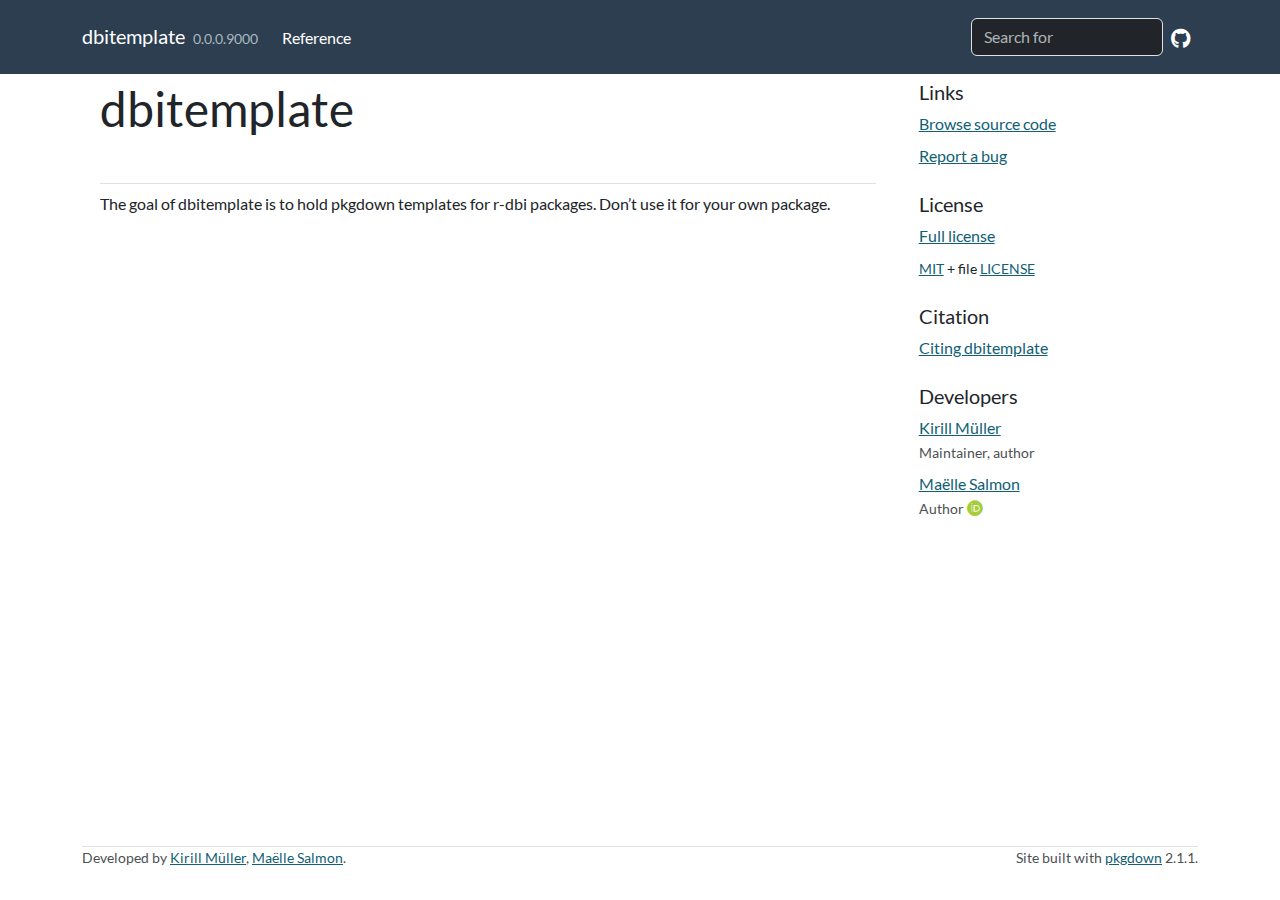
<file: index.html>
<!DOCTYPE html>
<!-- Generated by pkgdown: do not edit by hand --><html lang="en">
<head>
<meta http-equiv="Content-Type" content="text/html; charset=UTF-8">
<meta charset="utf-8">
<meta http-equiv="X-UA-Compatible" content="IE=edge">
<meta name="viewport" content="width=device-width, initial-scale=1, shrink-to-fit=no">
<title>pkgdown Templates for r-dbi Packages • dbitemplate</title>
<script src="deps/jquery-3.6.0/jquery-3.6.0.min.js"></script><meta name="viewport" content="width=device-width, initial-scale=1, shrink-to-fit=no">
<link href="deps/bootstrap-5.3.1/bootstrap.min.css" rel="stylesheet">
<script src="deps/bootstrap-5.3.1/bootstrap.bundle.min.js"></script><link href="deps/font-awesome-6.4.2/css/all.min.css" rel="stylesheet">
<link href="deps/font-awesome-6.4.2/css/v4-shims.min.css" rel="stylesheet">
<script src="deps/headroom-0.11.0/headroom.min.js"></script><script src="deps/headroom-0.11.0/jQuery.headroom.min.js"></script><script src="deps/bootstrap-toc-1.0.1/bootstrap-toc.min.js"></script><script src="deps/clipboard.js-2.0.11/clipboard.min.js"></script><script src="deps/search-1.0.0/autocomplete.jquery.min.js"></script><script src="deps/search-1.0.0/fuse.min.js"></script><script src="deps/search-1.0.0/mark.min.js"></script><!-- pkgdown --><script src="pkgdown.js"></script><meta property="og:title" content="pkgdown Templates for r-dbi Packages">
<meta name="description" content="This is a private template for use by r-dbi packages. Please don't use for your own code.">
<meta property="og:description" content="This is a private template for use by r-dbi packages. Please don't use for your own code.">
</head>
<body>
    <a href="#main" class="visually-hidden-focusable">Skip to contents</a>


    <nav class="navbar navbar-expand-lg fixed-top bg-primary" data-bs-theme="dark" aria-label="Site navigation"><div class="container">

    <a class="navbar-brand me-2" href="index.html">dbitemplate</a>

    <small class="nav-text text-muted me-auto" data-bs-toggle="tooltip" data-bs-placement="bottom" title="">0.0.0.9000</small>


    <button class="navbar-toggler" type="button" data-bs-toggle="collapse" data-bs-target="#navbar" aria-controls="navbar" aria-expanded="false" aria-label="Toggle navigation">
      <span class="navbar-toggler-icon"></span>
    </button>

    <div id="navbar" class="collapse navbar-collapse ms-3">
      <ul class="navbar-nav me-auto">
<li class="nav-item"><a class="nav-link" href="reference/index.html">Reference</a></li>
      </ul>
<ul class="navbar-nav">
<li class="nav-item"><form class="form-inline" role="search">
 <input class="form-control" type="search" name="search-input" id="search-input" autocomplete="off" aria-label="Search site" placeholder="Search for" data-search-index="search.json">
</form></li>
<li class="nav-item"><a class="external-link nav-link" href="https://github.com/r-dbi/dbitemplate/" aria-label="GitHub"><span class="fa fab fa-github fa-lg"></span></a></li>
      </ul>
</div>


  </div>
</nav><div class="container template-home">
<div class="row">
  <main id="main" class="col-md-9"><div class="section level1">
<div class="page-header"><h1 id="dbitemplate">dbitemplate<a class="anchor" aria-label="anchor" href="#dbitemplate"></a>
</h1></div>
<!-- badges: start -->
<!-- badges: end -->
<p>The goal of dbitemplate is to hold pkgdown templates for r-dbi packages. Don’t use it for your own package.</p>
</div>
  </main><aside class="col-md-3"><div class="links">
<h2 data-toc-skip>Links</h2>
<ul class="list-unstyled">
<li><a href="https://github.com/r-dbi/dbitemplate/" class="external-link">Browse source code</a></li>
<li><a href="https://github.com/r-dbi/dbitemplate/issues" class="external-link">Report a bug</a></li>
</ul>
</div>

<div class="license">
<h2 data-toc-skip>License</h2>
<ul class="list-unstyled">
<li><a href="LICENSE.html">Full license</a></li>
<li><small><a href="https://opensource.org/licenses/mit-license.php" class="external-link">MIT</a> + file <a href="LICENSE-text.html">LICENSE</a></small></li>
</ul>
</div>


<div class="citation">
<h2 data-toc-skip>Citation</h2>
<ul class="list-unstyled">
<li><a href="authors.html#citation">Citing dbitemplate</a></li>
</ul>
</div>

<div class="developers">
<h2 data-toc-skip>Developers</h2>
<ul class="list-unstyled">
<li>
<a href="https://krlmlr.info/" class="external-link">Kirill Müller</a> <br><small class="roles"> Maintainer, author </small>  </li>
<li>
<a href="https://cynkra.com/about/" class="external-link">Maëlle Salmon</a> <br><small class="roles"> Author </small> <a href="https://orcid.org/0000-0002-2815-0399" target="orcid.widget" aria-label="ORCID" class="external-link"><span class="fab fa-orcid orcid" aria-hidden="true"></span></a> </li>
</ul>
</div>



  </aside>
</div>


    <footer><div class="pkgdown-footer-left">
  <p>Developed by <a href="https://krlmlr.info/" class="external-link">Kirill Müller</a>, <a href="https://cynkra.com/about/" class="external-link">Maëlle Salmon</a>.</p>
</div>

<div class="pkgdown-footer-right">
  <p>Site built with <a href="https://pkgdown.r-lib.org/" class="external-link">pkgdown</a> 2.1.1.</p>
</div>

    </footer>
</div>





  </body>
</html>
</file>
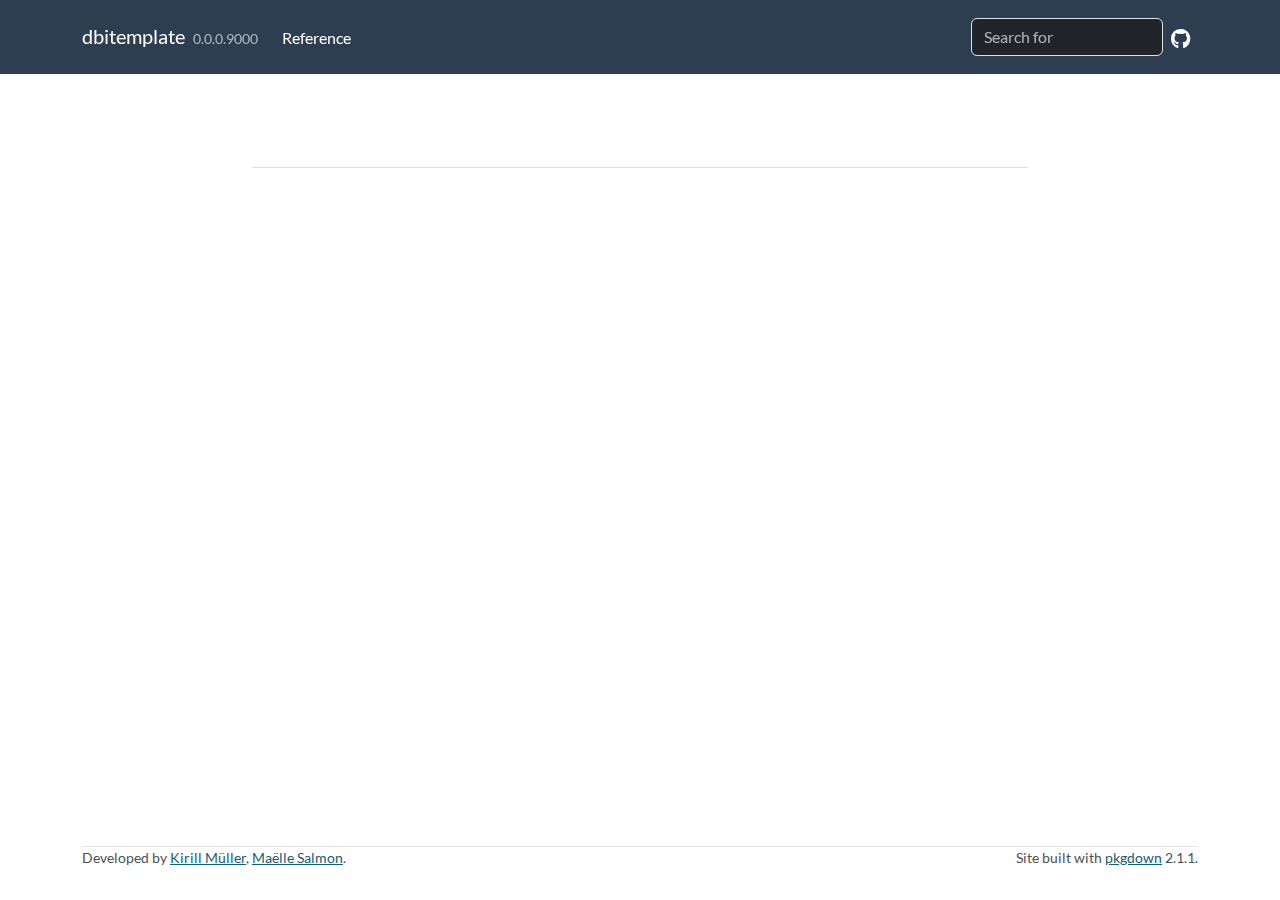
<file: reference/index.html>
<!DOCTYPE html>
<!-- Generated by pkgdown: do not edit by hand --><html lang="en"><head><meta http-equiv="Content-Type" content="text/html; charset=UTF-8"><meta charset="utf-8"><meta http-equiv="X-UA-Compatible" content="IE=edge"><meta name="viewport" content="width=device-width, initial-scale=1, shrink-to-fit=no"><title> • dbitemplate</title><script src="../deps/jquery-3.6.0/jquery-3.6.0.min.js"></script><meta name="viewport" content="width=device-width, initial-scale=1, shrink-to-fit=no"><link href="../deps/bootstrap-5.3.1/bootstrap.min.css" rel="stylesheet"><script src="../deps/bootstrap-5.3.1/bootstrap.bundle.min.js"></script><link href="../deps/font-awesome-6.4.2/css/all.min.css" rel="stylesheet"><link href="../deps/font-awesome-6.4.2/css/v4-shims.min.css" rel="stylesheet"><script src="../deps/headroom-0.11.0/headroom.min.js"></script><script src="../deps/headroom-0.11.0/jQuery.headroom.min.js"></script><script src="../deps/bootstrap-toc-1.0.1/bootstrap-toc.min.js"></script><script src="../deps/clipboard.js-2.0.11/clipboard.min.js"></script><script src="../deps/search-1.0.0/autocomplete.jquery.min.js"></script><script src="../deps/search-1.0.0/fuse.min.js"></script><script src="../deps/search-1.0.0/mark.min.js"></script><!-- pkgdown --><script src="../pkgdown.js"></script><meta property="og:title" content=""></head><body>
    <a href="#main" class="visually-hidden-focusable">Skip to contents</a>


    <nav class="navbar navbar-expand-lg fixed-top bg-primary" data-bs-theme="dark" aria-label="Site navigation"><div class="container">

    <a class="navbar-brand me-2" href="../index.html">dbitemplate</a>

    <small class="nav-text text-muted me-auto" data-bs-toggle="tooltip" data-bs-placement="bottom" title="">0.0.0.9000</small>


    <button class="navbar-toggler" type="button" data-bs-toggle="collapse" data-bs-target="#navbar" aria-controls="navbar" aria-expanded="false" aria-label="Toggle navigation">
      <span class="navbar-toggler-icon"></span>
    </button>

    <div id="navbar" class="collapse navbar-collapse ms-3">
      <ul class="navbar-nav me-auto"><li class="active nav-item"><a class="nav-link" href="../reference/index.html">Reference</a></li>
      </ul><ul class="navbar-nav"><li class="nav-item"><form class="form-inline" role="search">
 <input class="form-control" type="search" name="search-input" id="search-input" autocomplete="off" aria-label="Search site" placeholder="Search for" data-search-index="../search.json"></form></li>
<li class="nav-item"><a class="external-link nav-link" href="https://github.com/r-dbi/dbitemplate/" aria-label="GitHub"><span class="fa fab fa-github fa-lg"></span></a></li>
      </ul></div>


  </div>
</nav><div class="container template-reference-index">
<div class="row">
  <main id="main" class="col-md-9"><div class="page-header">

      <h1></h1>
    </div>


  </main></div>


    <footer><div class="pkgdown-footer-left">
  <p>Developed by <a href="https://krlmlr.info/" class="external-link">Kirill Müller</a>, <a href="https://cynkra.com/about/" class="external-link">Maëlle Salmon</a>.</p>
</div>

<div class="pkgdown-footer-right">
  <p>Site built with <a href="https://pkgdown.r-lib.org/" class="external-link">pkgdown</a> 2.1.1.</p>
</div>

    </footer></div>





  </body></html>
</file>
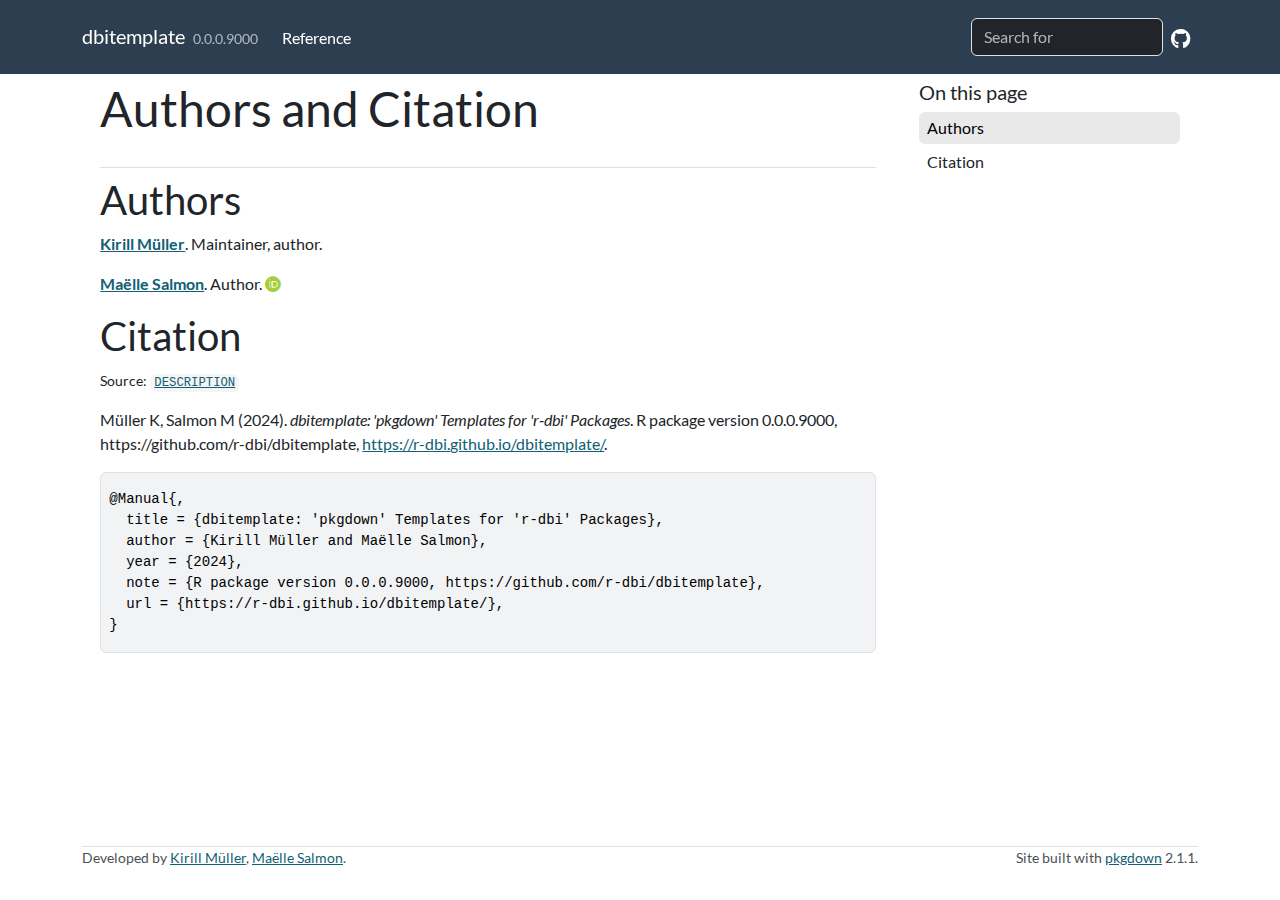
<file: authors.html>
<!DOCTYPE html>
<!-- Generated by pkgdown: do not edit by hand --><html lang="en"><head><meta http-equiv="Content-Type" content="text/html; charset=UTF-8"><meta charset="utf-8"><meta http-equiv="X-UA-Compatible" content="IE=edge"><meta name="viewport" content="width=device-width, initial-scale=1, shrink-to-fit=no"><title>Authors and Citation • dbitemplate</title><script src="deps/jquery-3.6.0/jquery-3.6.0.min.js"></script><meta name="viewport" content="width=device-width, initial-scale=1, shrink-to-fit=no"><link href="deps/bootstrap-5.3.1/bootstrap.min.css" rel="stylesheet"><script src="deps/bootstrap-5.3.1/bootstrap.bundle.min.js"></script><link href="deps/font-awesome-6.4.2/css/all.min.css" rel="stylesheet"><link href="deps/font-awesome-6.4.2/css/v4-shims.min.css" rel="stylesheet"><script src="deps/headroom-0.11.0/headroom.min.js"></script><script src="deps/headroom-0.11.0/jQuery.headroom.min.js"></script><script src="deps/bootstrap-toc-1.0.1/bootstrap-toc.min.js"></script><script src="deps/clipboard.js-2.0.11/clipboard.min.js"></script><script src="deps/search-1.0.0/autocomplete.jquery.min.js"></script><script src="deps/search-1.0.0/fuse.min.js"></script><script src="deps/search-1.0.0/mark.min.js"></script><!-- pkgdown --><script src="pkgdown.js"></script><meta property="og:title" content="Authors and Citation"></head><body>
    <a href="#main" class="visually-hidden-focusable">Skip to contents</a>


    <nav class="navbar navbar-expand-lg fixed-top bg-primary" data-bs-theme="dark" aria-label="Site navigation"><div class="container">

    <a class="navbar-brand me-2" href="index.html">dbitemplate</a>

    <small class="nav-text text-muted me-auto" data-bs-toggle="tooltip" data-bs-placement="bottom" title="">0.0.0.9000</small>


    <button class="navbar-toggler" type="button" data-bs-toggle="collapse" data-bs-target="#navbar" aria-controls="navbar" aria-expanded="false" aria-label="Toggle navigation">
      <span class="navbar-toggler-icon"></span>
    </button>

    <div id="navbar" class="collapse navbar-collapse ms-3">
      <ul class="navbar-nav me-auto"><li class="nav-item"><a class="nav-link" href="reference/index.html">Reference</a></li>
      </ul><ul class="navbar-nav"><li class="nav-item"><form class="form-inline" role="search">
 <input class="form-control" type="search" name="search-input" id="search-input" autocomplete="off" aria-label="Search site" placeholder="Search for" data-search-index="search.json"></form></li>
<li class="nav-item"><a class="external-link nav-link" href="https://github.com/r-dbi/dbitemplate/" aria-label="GitHub"><span class="fa fab fa-github fa-lg"></span></a></li>
      </ul></div>


  </div>
</nav><div class="container template-citation-authors">
<div class="row">
  <main id="main" class="col-md-9"><div class="page-header">

      <h1>Authors and Citation</h1>
    </div>

    <div class="section level2">
      <h2>Authors</h2>

      <ul class="list-unstyled"><li>
          <p><strong><a href="https://krlmlr.info/" class="external-link">Kirill Müller</a></strong>. Maintainer, author.
          </p>
        </li>
        <li>
          <p><strong><a href="https://cynkra.com/about/" class="external-link">Maëlle Salmon</a></strong>. Author. <a href="https://orcid.org/0000-0002-2815-0399" target="orcid.widget" aria-label="ORCID" class="external-link"><span class="fab fa-orcid orcid" aria-hidden="true"></span></a>
          </p>
        </li>
      </ul></div>

    <div class="section level2">
      <h2 id="citation">Citation</h2>
      <p><small class="dont-index">Source: <a href="https://github.com/r-dbi/dbitemplate/blob/main/DESCRIPTION" class="external-link"><code>DESCRIPTION</code></a></small></p>

      <p>Müller K, Salmon M (2024).
<em>dbitemplate: 'pkgdown' Templates for 'r-dbi' Packages</em>.
R package version 0.0.0.9000, https://github.com/r-dbi/dbitemplate, <a href="https://r-dbi.github.io/dbitemplate/">https://r-dbi.github.io/dbitemplate/</a>.
</p>
      <pre>@Manual{,
  title = {dbitemplate: 'pkgdown' Templates for 'r-dbi' Packages},
  author = {Kirill Müller and Maëlle Salmon},
  year = {2024},
  note = {R package version 0.0.0.9000, https://github.com/r-dbi/dbitemplate},
  url = {https://r-dbi.github.io/dbitemplate/},
}</pre>
    </div>

  </main><aside class="col-md-3"><nav id="toc" aria-label="Table of contents"><h2>On this page</h2>
    </nav></aside></div>


    <footer><div class="pkgdown-footer-left">
  <p>Developed by <a href="https://krlmlr.info/" class="external-link">Kirill Müller</a>, <a href="https://cynkra.com/about/" class="external-link">Maëlle Salmon</a>.</p>
</div>

<div class="pkgdown-footer-right">
  <p>Site built with <a href="https://pkgdown.r-lib.org/" class="external-link">pkgdown</a> 2.1.1.</p>
</div>

    </footer></div>





  </body></html>
</file>
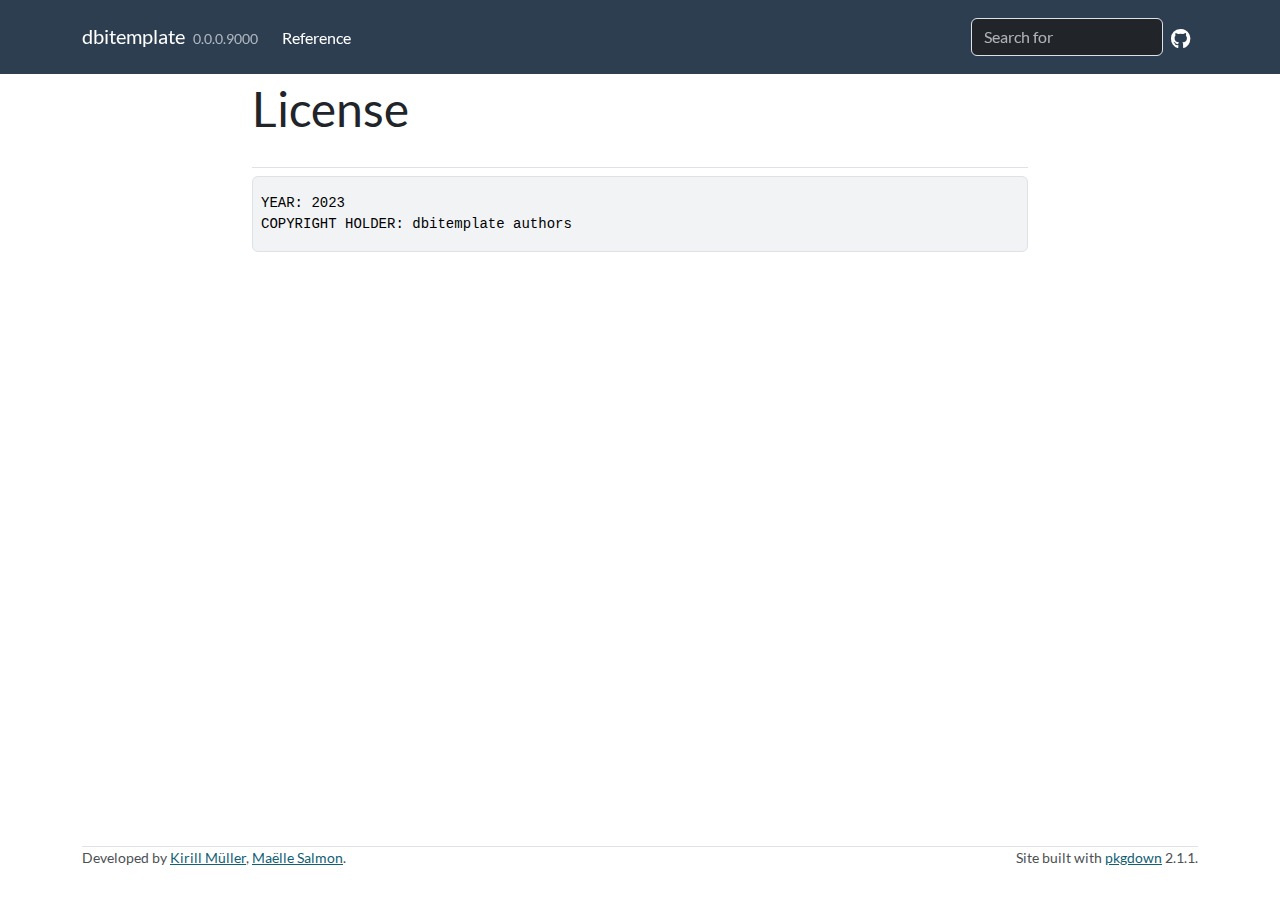
<file: LICENSE-text.html>
<!DOCTYPE html>
<!-- Generated by pkgdown: do not edit by hand --><html lang="en"><head><meta http-equiv="Content-Type" content="text/html; charset=UTF-8"><meta charset="utf-8"><meta http-equiv="X-UA-Compatible" content="IE=edge"><meta name="viewport" content="width=device-width, initial-scale=1, shrink-to-fit=no"><title>License • dbitemplate</title><script src="deps/jquery-3.6.0/jquery-3.6.0.min.js"></script><meta name="viewport" content="width=device-width, initial-scale=1, shrink-to-fit=no"><link href="deps/bootstrap-5.3.1/bootstrap.min.css" rel="stylesheet"><script src="deps/bootstrap-5.3.1/bootstrap.bundle.min.js"></script><link href="deps/font-awesome-6.4.2/css/all.min.css" rel="stylesheet"><link href="deps/font-awesome-6.4.2/css/v4-shims.min.css" rel="stylesheet"><script src="deps/headroom-0.11.0/headroom.min.js"></script><script src="deps/headroom-0.11.0/jQuery.headroom.min.js"></script><script src="deps/bootstrap-toc-1.0.1/bootstrap-toc.min.js"></script><script src="deps/clipboard.js-2.0.11/clipboard.min.js"></script><script src="deps/search-1.0.0/autocomplete.jquery.min.js"></script><script src="deps/search-1.0.0/fuse.min.js"></script><script src="deps/search-1.0.0/mark.min.js"></script><!-- pkgdown --><script src="pkgdown.js"></script><meta property="og:title" content="License"></head><body>
    <a href="#main" class="visually-hidden-focusable">Skip to contents</a>


    <nav class="navbar navbar-expand-lg fixed-top bg-primary" data-bs-theme="dark" aria-label="Site navigation"><div class="container">

    <a class="navbar-brand me-2" href="index.html">dbitemplate</a>

    <small class="nav-text text-muted me-auto" data-bs-toggle="tooltip" data-bs-placement="bottom" title="">0.0.0.9000</small>


    <button class="navbar-toggler" type="button" data-bs-toggle="collapse" data-bs-target="#navbar" aria-controls="navbar" aria-expanded="false" aria-label="Toggle navigation">
      <span class="navbar-toggler-icon"></span>
    </button>

    <div id="navbar" class="collapse navbar-collapse ms-3">
      <ul class="navbar-nav me-auto"><li class="nav-item"><a class="nav-link" href="reference/index.html">Reference</a></li>
      </ul><ul class="navbar-nav"><li class="nav-item"><form class="form-inline" role="search">
 <input class="form-control" type="search" name="search-input" id="search-input" autocomplete="off" aria-label="Search site" placeholder="Search for" data-search-index="search.json"></form></li>
<li class="nav-item"><a class="external-link nav-link" href="https://github.com/r-dbi/dbitemplate/" aria-label="GitHub"><span class="fa fab fa-github fa-lg"></span></a></li>
      </ul></div>


  </div>
</nav><div class="container template-title-body">
<div class="row">
  <main id="main" class="col-md-9"><div class="page-header">

      <h1>License</h1>

    </div>

<pre>YEAR: 2023
COPYRIGHT HOLDER: dbitemplate authors
</pre>

  </main></div>


    <footer><div class="pkgdown-footer-left">
  <p>Developed by <a href="https://krlmlr.info/" class="external-link">Kirill Müller</a>, <a href="https://cynkra.com/about/" class="external-link">Maëlle Salmon</a>.</p>
</div>

<div class="pkgdown-footer-right">
  <p>Site built with <a href="https://pkgdown.r-lib.org/" class="external-link">pkgdown</a> 2.1.1.</p>
</div>

    </footer></div>





  </body></html>
</file>
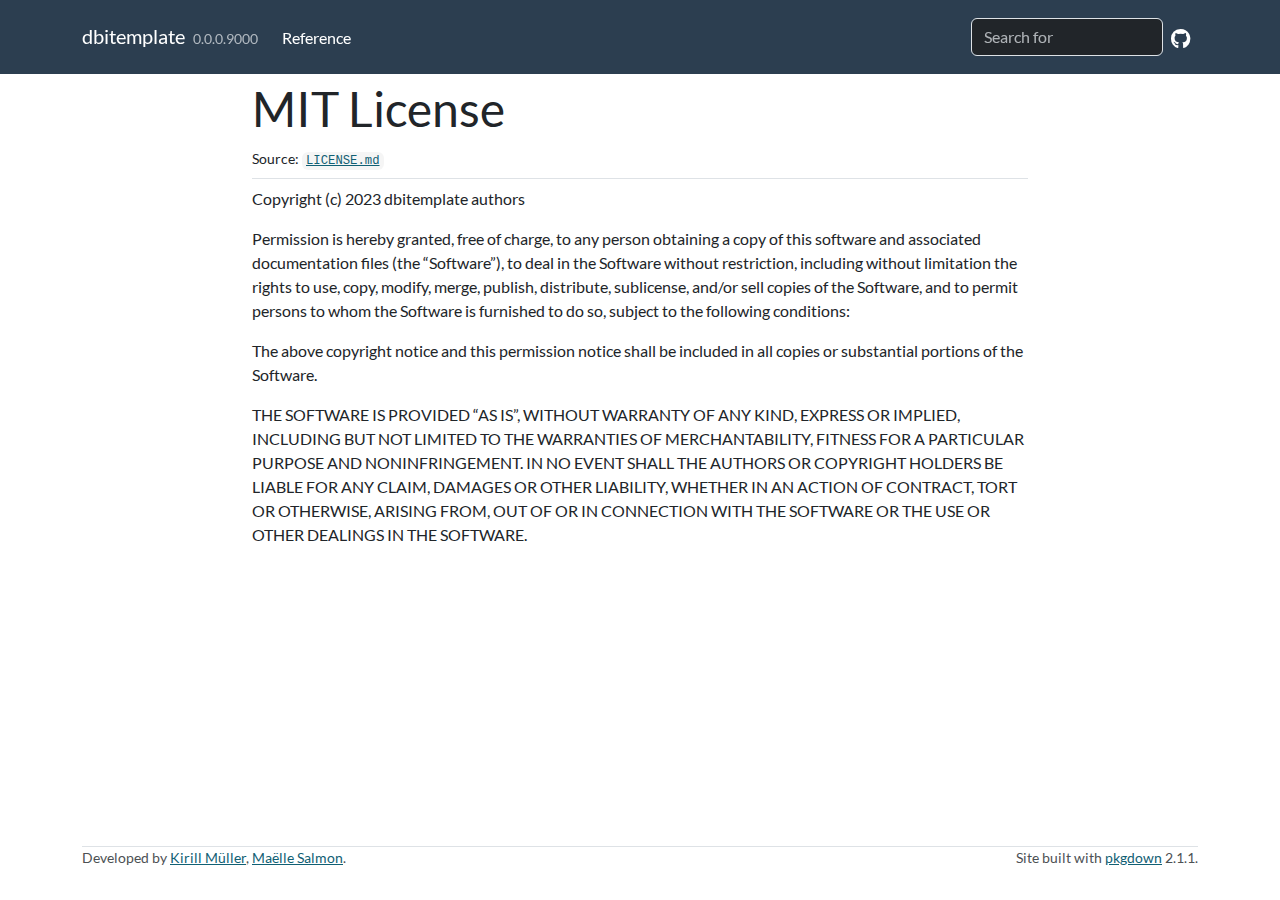
<file: LICENSE.html>
<!DOCTYPE html>
<!-- Generated by pkgdown: do not edit by hand --><html lang="en"><head><meta http-equiv="Content-Type" content="text/html; charset=UTF-8"><meta charset="utf-8"><meta http-equiv="X-UA-Compatible" content="IE=edge"><meta name="viewport" content="width=device-width, initial-scale=1, shrink-to-fit=no"><title>MIT License • dbitemplate</title><script src="deps/jquery-3.6.0/jquery-3.6.0.min.js"></script><meta name="viewport" content="width=device-width, initial-scale=1, shrink-to-fit=no"><link href="deps/bootstrap-5.3.1/bootstrap.min.css" rel="stylesheet"><script src="deps/bootstrap-5.3.1/bootstrap.bundle.min.js"></script><link href="deps/font-awesome-6.4.2/css/all.min.css" rel="stylesheet"><link href="deps/font-awesome-6.4.2/css/v4-shims.min.css" rel="stylesheet"><script src="deps/headroom-0.11.0/headroom.min.js"></script><script src="deps/headroom-0.11.0/jQuery.headroom.min.js"></script><script src="deps/bootstrap-toc-1.0.1/bootstrap-toc.min.js"></script><script src="deps/clipboard.js-2.0.11/clipboard.min.js"></script><script src="deps/search-1.0.0/autocomplete.jquery.min.js"></script><script src="deps/search-1.0.0/fuse.min.js"></script><script src="deps/search-1.0.0/mark.min.js"></script><!-- pkgdown --><script src="pkgdown.js"></script><meta property="og:title" content="MIT License"></head><body>
    <a href="#main" class="visually-hidden-focusable">Skip to contents</a>


    <nav class="navbar navbar-expand-lg fixed-top bg-primary" data-bs-theme="dark" aria-label="Site navigation"><div class="container">

    <a class="navbar-brand me-2" href="index.html">dbitemplate</a>

    <small class="nav-text text-muted me-auto" data-bs-toggle="tooltip" data-bs-placement="bottom" title="">0.0.0.9000</small>


    <button class="navbar-toggler" type="button" data-bs-toggle="collapse" data-bs-target="#navbar" aria-controls="navbar" aria-expanded="false" aria-label="Toggle navigation">
      <span class="navbar-toggler-icon"></span>
    </button>

    <div id="navbar" class="collapse navbar-collapse ms-3">
      <ul class="navbar-nav me-auto"><li class="nav-item"><a class="nav-link" href="reference/index.html">Reference</a></li>
      </ul><ul class="navbar-nav"><li class="nav-item"><form class="form-inline" role="search">
 <input class="form-control" type="search" name="search-input" id="search-input" autocomplete="off" aria-label="Search site" placeholder="Search for" data-search-index="search.json"></form></li>
<li class="nav-item"><a class="external-link nav-link" href="https://github.com/r-dbi/dbitemplate/" aria-label="GitHub"><span class="fa fab fa-github fa-lg"></span></a></li>
      </ul></div>


  </div>
</nav><div class="container template-title-body">
<div class="row">
  <main id="main" class="col-md-9"><div class="page-header">

      <h1>MIT License</h1>
      <small class="dont-index">Source: <a href="https://github.com/r-dbi/dbitemplate/blob/main/LICENSE.md" class="external-link"><code>LICENSE.md</code></a></small>
    </div>

<div id="mit-license" class="section level1">

<p>Copyright (c) 2023 dbitemplate authors</p>
<p>Permission is hereby granted, free of charge, to any person obtaining a copy of this software and associated documentation files (the “Software”), to deal in the Software without restriction, including without limitation the rights to use, copy, modify, merge, publish, distribute, sublicense, and/or sell copies of the Software, and to permit persons to whom the Software is furnished to do so, subject to the following conditions:</p>
<p>The above copyright notice and this permission notice shall be included in all copies or substantial portions of the Software.</p>
<p>THE SOFTWARE IS PROVIDED “AS IS”, WITHOUT WARRANTY OF ANY KIND, EXPRESS OR IMPLIED, INCLUDING BUT NOT LIMITED TO THE WARRANTIES OF MERCHANTABILITY, FITNESS FOR A PARTICULAR PURPOSE AND NONINFRINGEMENT. IN NO EVENT SHALL THE AUTHORS OR COPYRIGHT HOLDERS BE LIABLE FOR ANY CLAIM, DAMAGES OR OTHER LIABILITY, WHETHER IN AN ACTION OF CONTRACT, TORT OR OTHERWISE, ARISING FROM, OUT OF OR IN CONNECTION WITH THE SOFTWARE OR THE USE OR OTHER DEALINGS IN THE SOFTWARE.</p>
</div>

  </main></div>


    <footer><div class="pkgdown-footer-left">
  <p>Developed by <a href="https://krlmlr.info/" class="external-link">Kirill Müller</a>, <a href="https://cynkra.com/about/" class="external-link">Maëlle Salmon</a>.</p>
</div>

<div class="pkgdown-footer-right">
  <p>Site built with <a href="https://pkgdown.r-lib.org/" class="external-link">pkgdown</a> 2.1.1.</p>
</div>

    </footer></div>





  </body></html>
</file>
<file: deps/font-awesome-6.4.2/css/v4-shims.min.css>
/*!
 * Font Awesome Free 6.4.2 by @fontawesome - https://fontawesome.com
 * License - https://fontawesome.com/license/free (Icons: CC BY 4.0, Fonts: SIL OFL 1.1, Code: MIT License)
 * Copyright 2023 Fonticons, Inc.
 */
.fa.fa-glass:before{content:"\f000"}.fa.fa-envelope-o{font-family:"Font Awesome 6 Free";font-weight:400}.fa.fa-envelope-o:before{content:"\f0e0"}.fa.fa-star-o{font-family:"Font Awesome 6 Free";font-weight:400}.fa.fa-star-o:before{content:"\f005"}.fa.fa-close:before,.fa.fa-remove:before{content:"\f00d"}.fa.fa-gear:before{content:"\f013"}.fa.fa-trash-o{font-family:"Font Awesome 6 Free";font-weight:400}.fa.fa-trash-o:before{content:"\f2ed"}.fa.fa-home:before{content:"\f015"}.fa.fa-file-o{font-family:"Font Awesome 6 Free";font-weight:400}.fa.fa-file-o:before{content:"\f15b"}.fa.fa-clock-o{font-family:"Font Awesome 6 Free";font-weight:400}.fa.fa-clock-o:before{content:"\f017"}.fa.fa-arrow-circle-o-down{font-family:"Font Awesome 6 Free";font-weight:400}.fa.fa-arrow-circle-o-down:before{content:"\f358"}.fa.fa-arrow-circle-o-up{font-family:"Font Awesome 6 Free";font-weight:400}.fa.fa-arrow-circle-o-up:before{content:"\f35b"}.fa.fa-play-circle-o{font-family:"Font Awesome 6 Free";font-weight:400}.fa.fa-play-circle-o:before{content:"\f144"}.fa.fa-repeat:before,.fa.fa-rotate-right:before{content:"\f01e"}.fa.fa-refresh:before{content:"\f021"}.fa.fa-list-alt{font-family:"Font Awesome 6 Free";font-weight:400}.fa.fa-list-alt:before{content:"\f022"}.fa.fa-dedent:before{content:"\f03b"}.fa.fa-video-camera:before{content:"\f03d"}.fa.fa-picture-o{font-family:"Font Awesome 6 Free";font-weight:400}.fa.fa-picture-o:before{content:"\f03e"}.fa.fa-photo{font-family:"Font Awesome 6 Free";font-weight:400}.fa.fa-photo:before{content:"\f03e"}.fa.fa-image{font-family:"Font Awesome 6 Free";font-weight:400}.fa.fa-image:before{content:"\f03e"}.fa.fa-map-marker:before{content:"\f3c5"}.fa.fa-pencil-square-o{font-family:"Font Awesome 6 Free";font-weight:400}.fa.fa-pencil-square-o:before{content:"\f044"}.fa.fa-edit{font-family:"Font Awesome 6 Free";font-weight:400}.fa.fa-edit:before{content:"\f044"}.fa.fa-share-square-o:before{content:"\f14d"}.fa.fa-check-square-o{font-family:"Font Awesome 6 Free";font-weight:400}.fa.fa-check-square-o:before{content:"\f14a"}.fa.fa-arrows:before{content:"\f0b2"}.fa.fa-times-circle-o{font-family:"Font Awesome 6 Free";font-weight:400}.fa.fa-times-circle-o:before{content:"\f057"}.fa.fa-check-circle-o{font-family:"Font Awesome 6 Free";font-weight:400}.fa.fa-check-circle-o:before{content:"\f058"}.fa.fa-mail-forward:before{content:"\f064"}.fa.fa-expand:before{content:"\f424"}.fa.fa-compress:before{content:"\f422"}.fa.fa-eye,.fa.fa-eye-slash{font-family:"Font Awesome 6 Free";font-weight:400}.fa.fa-warning:before{content:"\f071"}.fa.fa-calendar:before{content:"\f073"}.fa.fa-arrows-v:before{content:"\f338"}.fa.fa-arrows-h:before{content:"\f337"}.fa.fa-bar-chart-o:before,.fa.fa-bar-chart:before{content:"\e0e3"}.fa.fa-twitter-square{font-family:"Font Awesome 6 Brands";font-weight:400}.fa.fa-twitter-square:before{content:"\f081"}.fa.fa-facebook-square{font-family:"Font Awesome 6 Brands";font-weight:400}.fa.fa-facebook-square:before{content:"\f082"}.fa.fa-gears:before{content:"\f085"}.fa.fa-thumbs-o-up{font-family:"Font Awesome 6 Free";font-weight:400}.fa.fa-thumbs-o-up:before{content:"\f164"}.fa.fa-thumbs-o-down{font-family:"Font Awesome 6 Free";font-weight:400}.fa.fa-thumbs-o-down:before{content:"\f165"}.fa.fa-heart-o{font-family:"Font Awesome 6 Free";font-weight:400}.fa.fa-heart-o:before{content:"\f004"}.fa.fa-sign-out:before{content:"\f2f5"}.fa.fa-linkedin-square{font-family:"Font Awesome 6 Brands";font-weight:400}.fa.fa-linkedin-square:before{content:"\f08c"}.fa.fa-thumb-tack:before{content:"\f08d"}.fa.fa-external-link:before{content:"\f35d"}.fa.fa-sign-in:before{content:"\f2f6"}.fa.fa-github-square{font-family:"Font Awesome 6 Brands";font-weight:400}.fa.fa-github-square:before{content:"\f092"}.fa.fa-lemon-o{font-family:"Font Awesome 6 Free";font-weight:400}.fa.fa-lemon-o:before{content:"\f094"}.fa.fa-square-o{font-family:"Font Awesome 6 Free";font-weight:400}.fa.fa-square-o:before{content:"\f0c8"}.fa.fa-bookmark-o{font-family:"Font Awesome 6 Free";font-weight:400}.fa.fa-bookmark-o:before{content:"\f02e"}.fa.fa-facebook,.fa.fa-twitter{font-family:"Font Awesome 6 Brands";font-weight:400}.fa.fa-facebook:before{content:"\f39e"}.fa.fa-facebook-f{font-family:"Font Awesome 6 Brands";font-weight:400}.fa.fa-facebook-f:before{content:"\f39e"}.fa.fa-github{font-family:"Font Awesome 6 Brands";font-weight:400}.fa.fa-credit-card{font-family:"Font Awesome 6 Free";font-weight:400}.fa.fa-feed:before{content:"\f09e"}.fa.fa-hdd-o{font-family:"Font Awesome 6 Free";font-weight:400}.fa.fa-hdd-o:before{content:"\f0a0"}.fa.fa-hand-o-right{font-family:"Font Awesome 6 Free";font-weight:400}.fa.fa-hand-o-right:before{content:"\f0a4"}.fa.fa-hand-o-left{font-family:"Font Awesome 6 Free";font-weight:400}.fa.fa-hand-o-left:before{content:"\f0a5"}.fa.fa-hand-o-up{font-family:"Font Awesome 6 Free";font-weight:400}.fa.fa-hand-o-up:before{content:"\f0a6"}.fa.fa-hand-o-down{font-family:"Font Awesome 6 Free";font-weight:400}.fa.fa-hand-o-down:before{content:"\f0a7"}.fa.fa-globe:before{content:"\f57d"}.fa.fa-tasks:before{content:"\f828"}.fa.fa-arrows-alt:before{content:"\f31e"}.fa.fa-group:before{content:"\f0c0"}.fa.fa-chain:before{content:"\f0c1"}.fa.fa-cut:before{content:"\f0c4"}.fa.fa-files-o{font-family:"Font Awesome 6 Free";font-weight:400}.fa.fa-files-o:before{content:"\f0c5"}.fa.fa-floppy-o{font-family:"Font Awesome 6 Free";font-weight:400}.fa.fa-floppy-o:before{content:"\f0c7"}.fa.fa-save{font-family:"Font Awesome 6 Free";font-weight:400}.fa.fa-save:before{content:"\f0c7"}.fa.fa-navicon:before,.fa.fa-reorder:before{content:"\f0c9"}.fa.fa-magic:before{content:"\e2ca"}.fa.fa-pinterest,.fa.fa-pinterest-square{font-family:"Font Awesome 6 Brands";font-weight:400}.fa.fa-pinterest-square:before{content:"\f0d3"}.fa.fa-google-plus-square{font-family:"Font Awesome 6 Brands";font-weight:400}.fa.fa-google-plus-square:before{content:"\f0d4"}.fa.fa-google-plus{font-family:"Font Awesome 6 Brands";font-weight:400}.fa.fa-google-plus:before{content:"\f0d5"}.fa.fa-money:before{content:"\f3d1"}.fa.fa-unsorted:before{content:"\f0dc"}.fa.fa-sort-desc:before{content:"\f0dd"}.fa.fa-sort-asc:before{content:"\f0de"}.fa.fa-linkedin{font-family:"Font Awesome 6 Brands";font-weight:400}.fa.fa-linkedin:before{content:"\f0e1"}.fa.fa-rotate-left:before{content:"\f0e2"}.fa.fa-legal:before{content:"\f0e3"}.fa.fa-dashboard:before,.fa.fa-tachometer:before{content:"\f625"}.fa.fa-comment-o{font-family:"Font Awesome 6 Free";font-weight:400}.fa.fa-comment-o:before{content:"\f075"}.fa.fa-comments-o{font-family:"Font Awesome 6 Free";font-weight:400}.fa.fa-comments-o:before{content:"\f086"}.fa.fa-flash:before{content:"\f0e7"}.fa.fa-clipboard:before{content:"\f0ea"}.fa.fa-lightbulb-o{font-family:"Font Awesome 6 Free";font-weight:400}.fa.fa-lightbulb-o:before{content:"\f0eb"}.fa.fa-exchange:before{content:"\f362"}.fa.fa-cloud-download:before{content:"\f0ed"}.fa.fa-cloud-upload:before{content:"\f0ee"}.fa.fa-bell-o{font-family:"Font Awesome 6 Free";font-weight:400}.fa.fa-bell-o:before{content:"\f0f3"}.fa.fa-cutlery:before{content:"\f2e7"}.fa.fa-file-text-o{font-family:"Font Awesome 6 Free";font-weight:400}.fa.fa-file-text-o:before{content:"\f15c"}.fa.fa-building-o{font-family:"Font Awesome 6 Free";font-weight:400}.fa.fa-building-o:before{content:"\f1ad"}.fa.fa-hospital-o{font-family:"Font Awesome 6 Free";font-weight:400}.fa.fa-hospital-o:before{content:"\f0f8"}.fa.fa-tablet:before{content:"\f3fa"}.fa.fa-mobile-phone:before,.fa.fa-mobile:before{content:"\f3cd"}.fa.fa-circle-o{font-family:"Font Awesome 6 Free";font-weight:400}.fa.fa-circle-o:before{content:"\f111"}.fa.fa-mail-reply:before{content:"\f3e5"}.fa.fa-github-alt{font-family:"Font Awesome 6 Brands";font-weight:400}.fa.fa-folder-o{font-family:"Font Awesome 6 Free";font-weight:400}.fa.fa-folder-o:before{content:"\f07b"}.fa.fa-folder-open-o{font-family:"Font Awesome 6 Free";font-weight:400}.fa.fa-folder-open-o:before{content:"\f07c"}.fa.fa-smile-o{font-family:"Font Awesome 6 Free";font-weight:400}.fa.fa-smile-o:before{content:"\f118"}.fa.fa-frown-o{font-family:"Font Awesome 6 Free";font-weight:400}.fa.fa-frown-o:before{content:"\f119"}.fa.fa-meh-o{font-family:"Font Awesome 6 Free";font-weight:400}.fa.fa-meh-o:before{content:"\f11a"}.fa.fa-keyboard-o{font-family:"Font Awesome 6 Free";font-weight:400}.fa.fa-keyboard-o:before{content:"\f11c"}.fa.fa-flag-o{font-family:"Font Awesome 6 Free";font-weight:400}.fa.fa-flag-o:before{content:"\f024"}.fa.fa-mail-reply-all:before{content:"\f122"}.fa.fa-star-half-o{font-family:"Font Awesome 6 Free";font-weight:400}.fa.fa-star-half-o:before{content:"\f5c0"}.fa.fa-star-half-empty{font-family:"Font Awesome 6 Free";font-weight:400}.fa.fa-star-half-empty:before{content:"\f5c0"}.fa.fa-star-half-full{font-family:"Font Awesome 6 Free";font-weight:400}.fa.fa-star-half-full:before{content:"\f5c0"}.fa.fa-code-fork:before{content:"\f126"}.fa.fa-chain-broken:before,.fa.fa-unlink:before{content:"\f127"}.fa.fa-calendar-o{font-family:"Font Awesome 6 Free";font-weight:400}.fa.fa-calendar-o:before{content:"\f133"}.fa.fa-css3,.fa.fa-html5,.fa.fa-maxcdn{font-family:"Font Awesome 6 Brands";font-weight:400}.fa.fa-unlock-alt:before{content:"\f09c"}.fa.fa-minus-square-o{font-family:"Font Awesome 6 Free";font-weight:400}.fa.fa-minus-square-o:before{content:"\f146"}.fa.fa-level-up:before{content:"\f3bf"}.fa.fa-level-down:before{content:"\f3be"}.fa.fa-pencil-square:before{content:"\f14b"}.fa.fa-external-link-square:before{content:"\f360"}.fa.fa-compass{font-family:"Font Awesome 6 Free";font-weight:400}.fa.fa-caret-square-o-down{font-family:"Font Awesome 6 Free";font-weight:400}.fa.fa-caret-square-o-down:before{content:"\f150"}.fa.fa-toggle-down{font-family:"Font Awesome 6 Free";font-weight:400}.fa.fa-toggle-down:before{content:"\f150"}.fa.fa-caret-square-o-up{font-family:"Font Awesome 6 Free";font-weight:400}.fa.fa-caret-square-o-up:before{content:"\f151"}.fa.fa-toggle-up{font-family:"Font Awesome 6 Free";font-weight:400}.fa.fa-toggle-up:before{content:"\f151"}.fa.fa-caret-square-o-right{font-family:"Font Awesome 6 Free";font-weight:400}.fa.fa-caret-square-o-right:before{content:"\f152"}.fa.fa-toggle-right{font-family:"Font Awesome 6 Free";font-weight:400}.fa.fa-toggle-right:before{content:"\f152"}.fa.fa-eur:before,.fa.fa-euro:before{content:"\f153"}.fa.fa-gbp:before{content:"\f154"}.fa.fa-dollar:before,.fa.fa-usd:before{content:"\24"}.fa.fa-inr:before,.fa.fa-rupee:before{content:"\e1bc"}.fa.fa-cny:before,.fa.fa-jpy:before,.fa.fa-rmb:before,.fa.fa-yen:before{content:"\f157"}.fa.fa-rouble:before,.fa.fa-rub:before,.fa.fa-ruble:before{content:"\f158"}.fa.fa-krw:before,.fa.fa-won:before{content:"\f159"}.fa.fa-bitcoin,.fa.fa-btc{font-family:"Font Awesome 6 Brands";font-weight:400}.fa.fa-bitcoin:before{content:"\f15a"}.fa.fa-file-text:before{content:"\f15c"}.fa.fa-sort-alpha-asc:before{content:"\f15d"}.fa.fa-sort-alpha-desc:before{content:"\f881"}.fa.fa-sort-amount-asc:before{content:"\f884"}.fa.fa-sort-amount-desc:before{content:"\f160"}.fa.fa-sort-numeric-asc:before{content:"\f162"}.fa.fa-sort-numeric-desc:before{content:"\f886"}.fa.fa-youtube-square{font-family:"Font Awesome 6 Brands";font-weight:400}.fa.fa-youtube-square:before{content:"\f431"}.fa.fa-xing,.fa.fa-xing-square,.fa.fa-youtube{font-family:"Font Awesome 6 Brands";font-weight:400}.fa.fa-xing-square:before{content:"\f169"}.fa.fa-youtube-play{font-family:"Font Awesome 6 Brands";font-weight:400}.fa.fa-youtube-play:before{content:"\f167"}.fa.fa-adn,.fa.fa-bitbucket,.fa.fa-bitbucket-square,.fa.fa-dropbox,.fa.fa-flickr,.fa.fa-instagram,.fa.fa-stack-overflow{font-family:"Font Awesome 6 Brands";font-weight:400}.fa.fa-bitbucket-square:before{content:"\f171"}.fa.fa-tumblr,.fa.fa-tumblr-square{font-family:"Font Awesome 6 Brands";font-weight:400}.fa.fa-tumblr-square:before{content:"\f174"}.fa.fa-long-arrow-down:before{content:"\f309"}.fa.fa-long-arrow-up:before{content:"\f30c"}.fa.fa-long-arrow-left:before{content:"\f30a"}.fa.fa-long-arrow-right:before{content:"\f30b"}.fa.fa-android,.fa.fa-apple,.fa.fa-dribbble,.fa.fa-foursquare,.fa.fa-gittip,.fa.fa-gratipay,.fa.fa-linux,.fa.fa-skype,.fa.fa-trello,.fa.fa-windows{font-family:"Font Awesome 6 Brands";font-weight:400}.fa.fa-gittip:before{content:"\f184"}.fa.fa-sun-o{font-family:"Font Awesome 6 Free";font-weight:400}.fa.fa-sun-o:before{content:"\f185"}.fa.fa-moon-o{font-family:"Font Awesome 6 Free";font-weight:400}.fa.fa-moon-o:before{content:"\f186"}.fa.fa-pagelines,.fa.fa-renren,.fa.fa-stack-exchange,.fa.fa-vk,.fa.fa-weibo{font-family:"Font Awesome 6 Brands";font-weight:400}.fa.fa-arrow-circle-o-right{font-family:"Font Awesome 6 Free";font-weight:400}.fa.fa-arrow-circle-o-right:before{content:"\f35a"}.fa.fa-arrow-circle-o-left{font-family:"Font Awesome 6 Free";font-weight:400}.fa.fa-arrow-circle-o-left:before{content:"\f359"}.fa.fa-caret-square-o-left{font-family:"Font Awesome 6 Free";font-weight:400}.fa.fa-caret-square-o-left:before{content:"\f191"}.fa.fa-toggle-left{font-family:"Font Awesome 6 Free";font-weight:400}.fa.fa-toggle-left:before{content:"\f191"}.fa.fa-dot-circle-o{font-family:"Font Awesome 6 Free";font-weight:400}.fa.fa-dot-circle-o:before{content:"\f192"}.fa.fa-vimeo-square{font-family:"Font Awesome 6 Brands";font-weight:400}.fa.fa-vimeo-square:before{content:"\f194"}.fa.fa-try:before,.fa.fa-turkish-lira:before{content:"\e2bb"}.fa.fa-plus-square-o{font-family:"Font Awesome 6 Free";font-weight:400}.fa.fa-plus-square-o:before{content:"\f0fe"}.fa.fa-openid,.fa.fa-slack,.fa.fa-wordpress{font-family:"Font Awesome 6 Brands";font-weight:400}.fa.fa-bank:before,.fa.fa-institution:before{content:"\f19c"}.fa.fa-mortar-board:before{content:"\f19d"}.fa.fa-google,.fa.fa-reddit,.fa.fa-reddit-square,.fa.fa-yahoo{font-family:"Font Awesome 6 Brands";font-weight:400}.fa.fa-reddit-square:before{content:"\f1a2"}.fa.fa-behance,.fa.fa-behance-square,.fa.fa-delicious,.fa.fa-digg,.fa.fa-drupal,.fa.fa-joomla,.fa.fa-pied-piper-alt,.fa.fa-pied-piper-pp,.fa.fa-stumbleupon,.fa.fa-stumbleupon-circle{font-family:"Font Awesome 6 Brands";font-weight:400}.fa.fa-behance-square:before{content:"\f1b5"}.fa.fa-steam,.fa.fa-steam-square{font-family:"Font Awesome 6 Brands";font-weight:400}.fa.fa-steam-square:before{content:"\f1b7"}.fa.fa-automobile:before{content:"\f1b9"}.fa.fa-cab:before{content:"\f1ba"}.fa.fa-deviantart,.fa.fa-soundcloud,.fa.fa-spotify{font-family:"Font Awesome 6 Brands";font-weight:400}.fa.fa-file-pdf-o{font-family:"Font Awesome 6 Free";font-weight:400}.fa.fa-file-pdf-o:before{content:"\f1c1"}.fa.fa-file-word-o{font-family:"Font Awesome 6 Free";font-weight:400}.fa.fa-file-word-o:before{content:"\f1c2"}.fa.fa-file-excel-o{font-family:"Font Awesome 6 Free";font-weight:400}.fa.fa-file-excel-o:before{content:"\f1c3"}.fa.fa-file-powerpoint-o{font-family:"Font Awesome 6 Free";font-weight:400}.fa.fa-file-powerpoint-o:before{content:"\f1c4"}.fa.fa-file-image-o{font-family:"Font Awesome 6 Free";font-weight:400}.fa.fa-file-image-o:before{content:"\f1c5"}.fa.fa-file-photo-o{font-family:"Font Awesome 6 Free";font-weight:400}.fa.fa-file-photo-o:before{content:"\f1c5"}.fa.fa-file-picture-o{font-family:"Font Awesome 6 Free";font-weight:400}.fa.fa-file-picture-o:before{content:"\f1c5"}.fa.fa-file-archive-o{font-family:"Font Awesome 6 Free";font-weight:400}.fa.fa-file-archive-o:before{content:"\f1c6"}.fa.fa-file-zip-o{font-family:"Font Awesome 6 Free";font-weight:400}.fa.fa-file-zip-o:before{content:"\f1c6"}.fa.fa-file-audio-o{font-family:"Font Awesome 6 Free";font-weight:400}.fa.fa-file-audio-o:before{content:"\f1c7"}.fa.fa-file-sound-o{font-family:"Font Awesome 6 Free";font-weight:400}.fa.fa-file-sound-o:before{content:"\f1c7"}.fa.fa-file-video-o{font-family:"Font Awesome 6 Free";font-weight:400}.fa.fa-file-video-o:before{content:"\f1c8"}.fa.fa-file-movie-o{font-family:"Font Awesome 6 Free";font-weight:400}.fa.fa-file-movie-o:before{content:"\f1c8"}.fa.fa-file-code-o{font-family:"Font Awesome 6 Free";font-weight:400}.fa.fa-file-code-o:before{content:"\f1c9"}.fa.fa-codepen,.fa.fa-jsfiddle,.fa.fa-vine{font-family:"Font Awesome 6 Brands";font-weight:400}.fa.fa-life-bouy:before,.fa.fa-life-buoy:before,.fa.fa-life-saver:before,.fa.fa-support:before{content:"\f1cd"}.fa.fa-circle-o-notch:before{content:"\f1ce"}.fa.fa-ra,.fa.fa-rebel{font-family:"Font Awesome 6 Brands";font-weight:400}.fa.fa-ra:before{content:"\f1d0"}.fa.fa-resistance{font-family:"Font Awesome 6 Brands";font-weight:400}.fa.fa-resistance:before{content:"\f1d0"}.fa.fa-empire,.fa.fa-ge{font-family:"Font Awesome 6 Brands";font-weight:400}.fa.fa-ge:before{content:"\f1d1"}.fa.fa-git-square{font-family:"Font Awesome 6 Brands";font-weight:400}.fa.fa-git-square:before{content:"\f1d2"}.fa.fa-git,.fa.fa-hacker-news,.fa.fa-y-combinator-square{font-family:"Font Awesome 6 Brands";font-weight:400}.fa.fa-y-combinator-square:before{content:"\f1d4"}.fa.fa-yc-square{font-family:"Font Awesome 6 Brands";font-weight:400}.fa.fa-yc-square:before{content:"\f1d4"}.fa.fa-qq,.fa.fa-tencent-weibo,.fa.fa-wechat,.fa.fa-weixin{font-family:"Font Awesome 6 Brands";font-weight:400}.fa.fa-wechat:before{content:"\f1d7"}.fa.fa-send:before{content:"\f1d8"}.fa.fa-paper-plane-o{font-family:"Font Awesome 6 Free";font-weight:400}.fa.fa-paper-plane-o:before{content:"\f1d8"}.fa.fa-send-o{font-family:"Font Awesome 6 Free";font-weight:400}.fa.fa-send-o:before{content:"\f1d8"}.fa.fa-circle-thin{font-family:"Font Awesome 6 Free";font-weight:400}.fa.fa-circle-thin:before{content:"\f111"}.fa.fa-header:before{content:"\f1dc"}.fa.fa-futbol-o{font-family:"Font Awesome 6 Free";font-weight:400}.fa.fa-futbol-o:before{content:"\f1e3"}.fa.fa-soccer-ball-o{font-family:"Font Awesome 6 Free";font-weight:400}.fa.fa-soccer-ball-o:before{content:"\f1e3"}.fa.fa-slideshare,.fa.fa-twitch,.fa.fa-yelp{font-family:"Font Awesome 6 Brands";font-weight:400}.fa.fa-newspaper-o{font-family:"Font Awesome 6 Free";font-weight:400}.fa.fa-newspaper-o:before{content:"\f1ea"}.fa.fa-cc-amex,.fa.fa-cc-discover,.fa.fa-cc-mastercard,.fa.fa-cc-paypal,.fa.fa-cc-stripe,.fa.fa-cc-visa,.fa.fa-google-wallet,.fa.fa-paypal{font-family:"Font Awesome 6 Brands";font-weight:400}.fa.fa-bell-slash-o{font-family:"Font Awesome 6 Free";font-weight:400}.fa.fa-bell-slash-o:before{content:"\f1f6"}.fa.fa-trash:before{content:"\f2ed"}.fa.fa-copyright{font-family:"Font Awesome 6 Free";font-weight:400}.fa.fa-eyedropper:before{content:"\f1fb"}.fa.fa-area-chart:before{content:"\f1fe"}.fa.fa-pie-chart:before{content:"\f200"}.fa.fa-line-chart:before{content:"\f201"}.fa.fa-lastfm,.fa.fa-lastfm-square{font-family:"Font Awesome 6 Brands";font-weight:400}.fa.fa-lastfm-square:before{content:"\f203"}.fa.fa-angellist,.fa.fa-ioxhost{font-family:"Font Awesome 6 Brands";font-weight:400}.fa.fa-cc{font-family:"Font Awesome 6 Free";font-weight:400}.fa.fa-cc:before{content:"\f20a"}.fa.fa-ils:before,.fa.fa-shekel:before,.fa.fa-sheqel:before{content:"\f20b"}.fa.fa-buysellads,.fa.fa-connectdevelop,.fa.fa-dashcube,.fa.fa-forumbee,.fa.fa-leanpub,.fa.fa-sellsy,.fa.fa-shirtsinbulk,.fa.fa-simplybuilt,.fa.fa-skyatlas{font-family:"Font Awesome 6 Brands";font-weight:400}.fa.fa-diamond{font-family:"Font Awesome 6 Free";font-weight:400}.fa.fa-diamond:before{content:"\f3a5"}.fa.fa-intersex:before,.fa.fa-transgender:before{content:"\f224"}.fa.fa-transgender-alt:before{content:"\f225"}.fa.fa-facebook-official{font-family:"Font Awesome 6 Brands";font-weight:400}.fa.fa-facebook-official:before{content:"\f09a"}.fa.fa-pinterest-p,.fa.fa-whatsapp{font-family:"Font Awesome 6 Brands";font-weight:400}.fa.fa-hotel:before{content:"\f236"}.fa.fa-medium,.fa.fa-viacoin,.fa.fa-y-combinator,.fa.fa-yc{font-family:"Font Awesome 6 Brands";font-weight:400}.fa.fa-yc:before{content:"\f23b"}.fa.fa-expeditedssl,.fa.fa-opencart,.fa.fa-optin-monster{font-family:"Font Awesome 6 Brands";font-weight:400}.fa.fa-battery-4:before,.fa.fa-battery:before{content:"\f240"}.fa.fa-battery-3:before{content:"\f241"}.fa.fa-battery-2:before{content:"\f242"}.fa.fa-battery-1:before{content:"\f243"}.fa.fa-battery-0:before{content:"\f244"}.fa.fa-object-group,.fa.fa-object-ungroup,.fa.fa-sticky-note-o{font-family:"Font Awesome 6 Free";font-weight:400}.fa.fa-sticky-note-o:before{content:"\f249"}.fa.fa-cc-diners-club,.fa.fa-cc-jcb{font-family:"Font Awesome 6 Brands";font-weight:400}.fa.fa-clone{font-family:"Font Awesome 6 Free";font-weight:400}.fa.fa-hourglass-o:before{content:"\f254"}.fa.fa-hourglass-1:before{content:"\f251"}.fa.fa-hourglass-2:before{content:"\f252"}.fa.fa-hourglass-3:before{content:"\f253"}.fa.fa-hand-rock-o{font-family:"Font Awesome 6 Free";font-weight:400}.fa.fa-hand-rock-o:before{content:"\f255"}.fa.fa-hand-grab-o{font-family:"Font Awesome 6 Free";font-weight:400}.fa.fa-hand-grab-o:before{content:"\f255"}.fa.fa-hand-paper-o{font-family:"Font Awesome 6 Free";font-weight:400}.fa.fa-hand-paper-o:before{content:"\f256"}.fa.fa-hand-stop-o{font-family:"Font Awesome 6 Free";font-weight:400}.fa.fa-hand-stop-o:before{content:"\f256"}.fa.fa-hand-scissors-o{font-family:"Font Awesome 6 Free";font-weight:400}.fa.fa-hand-scissors-o:before{content:"\f257"}.fa.fa-hand-lizard-o{font-family:"Font Awesome 6 Free";font-weight:400}.fa.fa-hand-lizard-o:before{content:"\f258"}.fa.fa-hand-spock-o{font-family:"Font Awesome 6 Free";font-weight:400}.fa.fa-hand-spock-o:before{content:"\f259"}.fa.fa-hand-pointer-o{font-family:"Font Awesome 6 Free";font-weight:400}.fa.fa-hand-pointer-o:before{content:"\f25a"}.fa.fa-hand-peace-o{font-family:"Font Awesome 6 Free";font-weight:400}.fa.fa-hand-peace-o:before{content:"\f25b"}.fa.fa-registered{font-family:"Font Awesome 6 Free";font-weight:400}.fa.fa-creative-commons,.fa.fa-gg,.fa.fa-gg-circle,.fa.fa-odnoklassniki,.fa.fa-odnoklassniki-square{font-family:"Font Awesome 6 Brands";font-weight:400}.fa.fa-odnoklassniki-square:before{content:"\f264"}.fa.fa-chrome,.fa.fa-firefox,.fa.fa-get-pocket,.fa.fa-internet-explorer,.fa.fa-opera,.fa.fa-safari,.fa.fa-wikipedia-w{font-family:"Font Awesome 6 Brands";font-weight:400}.fa.fa-television:before{content:"\f26c"}.fa.fa-500px,.fa.fa-amazon,.fa.fa-contao{font-family:"Font Awesome 6 Brands";font-weight:400}.fa.fa-calendar-plus-o{font-family:"Font Awesome 6 Free";font-weight:400}.fa.fa-calendar-plus-o:before{content:"\f271"}.fa.fa-calendar-minus-o{font-family:"Font Awesome 6 Free";font-weight:400}.fa.fa-calendar-minus-o:before{content:"\f272"}.fa.fa-calendar-times-o{font-family:"Font Awesome 6 Free";font-weight:400}.fa.fa-calendar-times-o:before{content:"\f273"}.fa.fa-calendar-check-o{font-family:"Font Awesome 6 Free";font-weight:400}.fa.fa-calendar-check-o:before{content:"\f274"}.fa.fa-map-o{font-family:"Font Awesome 6 Free";font-weight:400}.fa.fa-map-o:before{content:"\f279"}.fa.fa-commenting:before{content:"\f4ad"}.fa.fa-commenting-o{font-family:"Font Awesome 6 Free";font-weight:400}.fa.fa-commenting-o:before{content:"\f4ad"}.fa.fa-houzz,.fa.fa-vimeo{font-family:"Font Awesome 6 Brands";font-weight:400}.fa.fa-vimeo:before{content:"\f27d"}.fa.fa-black-tie,.fa.fa-edge,.fa.fa-fonticons,.fa.fa-reddit-alien{font-family:"Font Awesome 6 Brands";font-weight:400}.fa.fa-credit-card-alt:before{content:"\f09d"}.fa.fa-codiepie,.fa.fa-fort-awesome,.fa.fa-mixcloud,.fa.fa-modx,.fa.fa-product-hunt,.fa.fa-scribd,.fa.fa-usb{font-family:"Font Awesome 6 Brands";font-weight:400}.fa.fa-pause-circle-o{font-family:"Font Awesome 6 Free";font-weight:400}.fa.fa-pause-circle-o:before{content:"\f28b"}.fa.fa-stop-circle-o{font-family:"Font Awesome 6 Free";font-weight:400}.fa.fa-stop-circle-o:before{content:"\f28d"}.fa.fa-bluetooth,.fa.fa-bluetooth-b,.fa.fa-envira,.fa.fa-gitlab,.fa.fa-wheelchair-alt,.fa.fa-wpbeginner,.fa.fa-wpforms{font-family:"Font Awesome 6 Brands";font-weight:400}.fa.fa-wheelchair-alt:before{content:"\f368"}.fa.fa-question-circle-o{font-family:"Font Awesome 6 Free";font-weight:400}.fa.fa-question-circle-o:before{content:"\f059"}.fa.fa-volume-control-phone:before{content:"\f2a0"}.fa.fa-asl-interpreting:before{content:"\f2a3"}.fa.fa-deafness:before,.fa.fa-hard-of-hearing:before{content:"\f2a4"}.fa.fa-glide,.fa.fa-glide-g{font-family:"Font Awesome 6 Brands";font-weight:400}.fa.fa-signing:before{content:"\f2a7"}.fa.fa-viadeo,.fa.fa-viadeo-square{font-family:"Font Awesome 6 Brands";font-weight:400}.fa.fa-viadeo-square:before{content:"\f2aa"}.fa.fa-snapchat,.fa.fa-snapchat-ghost{font-family:"Font Awesome 6 Brands";font-weight:400}.fa.fa-snapchat-ghost:before{content:"\f2ab"}.fa.fa-snapchat-square{font-family:"Font Awesome 6 Brands";font-weight:400}.fa.fa-snapchat-square:before{content:"\f2ad"}.fa.fa-first-order,.fa.fa-google-plus-official,.fa.fa-pied-piper,.fa.fa-themeisle,.fa.fa-yoast{font-family:"Font Awesome 6 Brands";font-weight:400}.fa.fa-google-plus-official:before{content:"\f2b3"}.fa.fa-google-plus-circle{font-family:"Font Awesome 6 Brands";font-weight:400}.fa.fa-google-plus-circle:before{content:"\f2b3"}.fa.fa-fa,.fa.fa-font-awesome{font-family:"Font Awesome 6 Brands";font-weight:400}.fa.fa-fa:before{content:"\f2b4"}.fa.fa-handshake-o{font-family:"Font Awesome 6 Free";font-weight:400}.fa.fa-handshake-o:before{content:"\f2b5"}.fa.fa-envelope-open-o{font-family:"Font Awesome 6 Free";font-weight:400}.fa.fa-envelope-open-o:before{content:"\f2b6"}.fa.fa-linode{font-family:"Font Awesome 6 Brands";font-weight:400}.fa.fa-address-book-o{font-family:"Font Awesome 6 Free";font-weight:400}.fa.fa-address-book-o:before{content:"\f2b9"}.fa.fa-vcard:before{content:"\f2bb"}.fa.fa-address-card-o{font-family:"Font Awesome 6 Free";font-weight:400}.fa.fa-address-card-o:before{content:"\f2bb"}.fa.fa-vcard-o{font-family:"Font Awesome 6 Free";font-weight:400}.fa.fa-vcard-o:before{content:"\f2bb"}.fa.fa-user-circle-o{font-family:"Font Awesome 6 Free";font-weight:400}.fa.fa-user-circle-o:before{content:"\f2bd"}.fa.fa-user-o{font-family:"Font Awesome 6 Free";font-weight:400}.fa.fa-user-o:before{content:"\f007"}.fa.fa-id-badge{font-family:"Font Awesome 6 Free";font-weight:400}.fa.fa-drivers-license:before{content:"\f2c2"}.fa.fa-id-card-o{font-family:"Font Awesome 6 Free";font-weight:400}.fa.fa-id-card-o:before{content:"\f2c2"}.fa.fa-drivers-license-o{font-family:"Font Awesome 6 Free";font-weight:400}.fa.fa-drivers-license-o:before{content:"\f2c2"}.fa.fa-free-code-camp,.fa.fa-quora,.fa.fa-telegram{font-family:"Font Awesome 6 Brands";font-weight:400}.fa.fa-thermometer-4:before,.fa.fa-thermometer:before{content:"\f2c7"}.fa.fa-thermometer-3:before{content:"\f2c8"}.fa.fa-thermometer-2:before{content:"\f2c9"}.fa.fa-thermometer-1:before{content:"\f2ca"}.fa.fa-thermometer-0:before{content:"\f2cb"}.fa.fa-bathtub:before,.fa.fa-s15:before{content:"\f2cd"}.fa.fa-window-maximize,.fa.fa-window-restore{font-family:"Font Awesome 6 Free";font-weight:400}.fa.fa-times-rectangle:before{content:"\f410"}.fa.fa-window-close-o{font-family:"Font Awesome 6 Free";font-weight:400}.fa.fa-window-close-o:before{content:"\f410"}.fa.fa-times-rectangle-o{font-family:"Font Awesome 6 Free";font-weight:400}.fa.fa-times-rectangle-o:before{content:"\f410"}.fa.fa-bandcamp,.fa.fa-eercast,.fa.fa-etsy,.fa.fa-grav,.fa.fa-imdb,.fa.fa-ravelry{font-family:"Font Awesome 6 Brands";font-weight:400}.fa.fa-eercast:before{content:"\f2da"}.fa.fa-snowflake-o{font-family:"Font Awesome 6 Free";font-weight:400}.fa.fa-snowflake-o:before{content:"\f2dc"}.fa.fa-meetup,.fa.fa-superpowers,.fa.fa-wpexplorer{font-family:"Font Awesome 6 Brands";font-weight:400}
</file>
